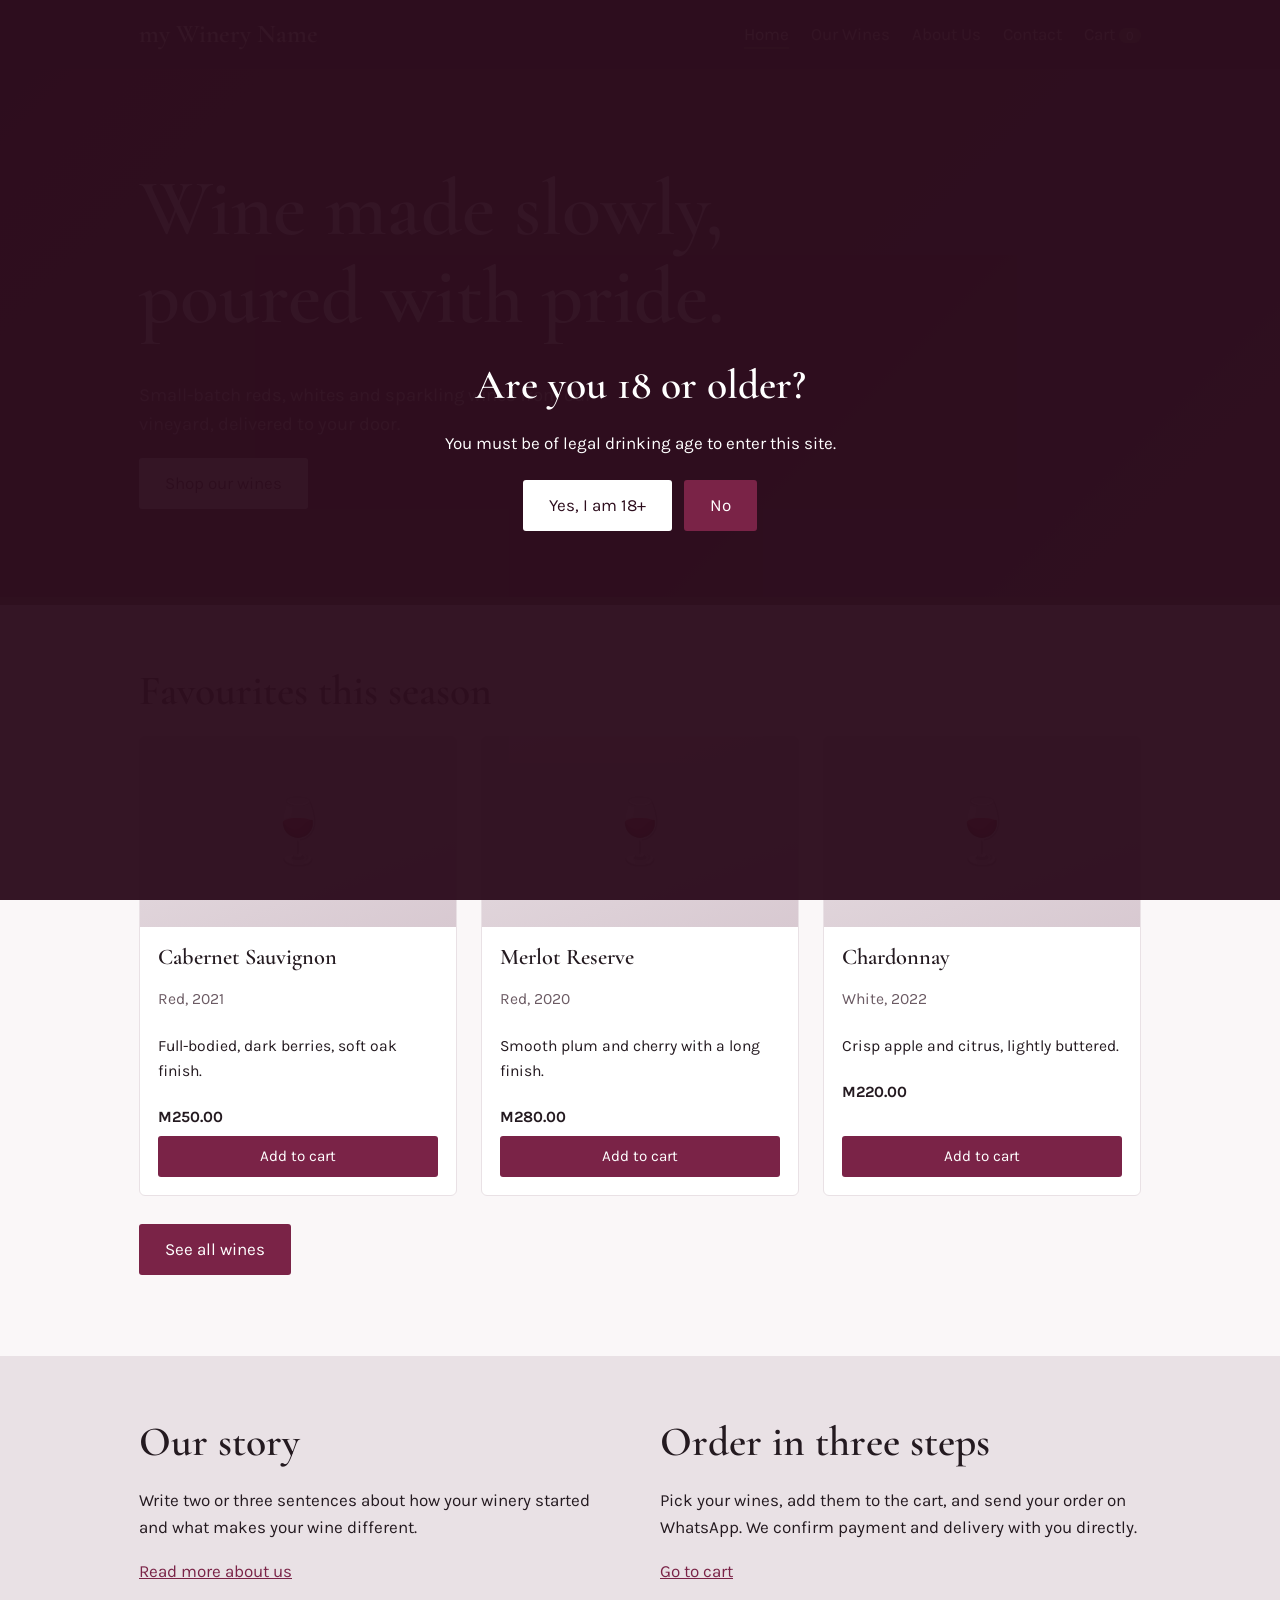
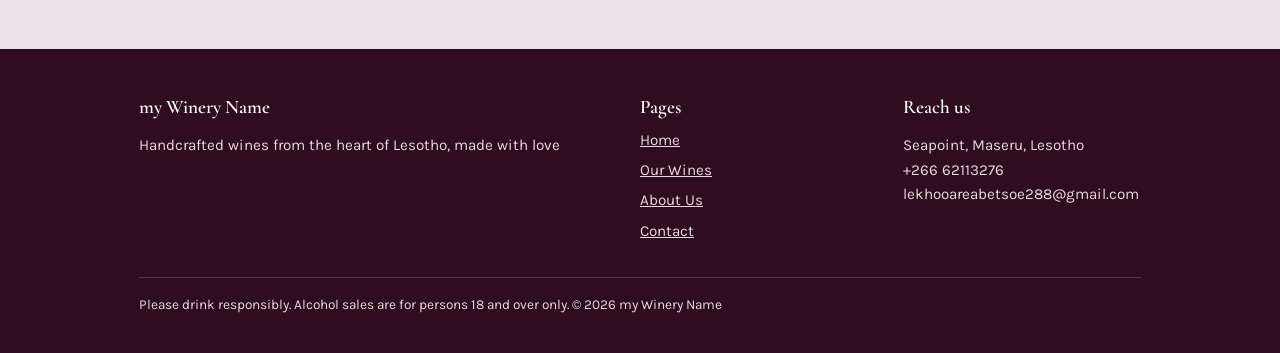
<file: index.html>
<!DOCTYPE html><html lang="en"><head><meta charset="UTF-8"><meta name="viewport" content="width=device-width, initial-scale=1.0">
<title>Home | Your Winery Name</title><link rel="preconnect" href="https://fonts.googleapis.com">
<link href="https://fonts.googleapis.com/css2?family=Cormorant+Garamond:wght@600&family=Karla:wght@400;700&display=swap" rel="stylesheet">
<link rel="stylesheet" href="style.css"></head><body><div id="site-header"></div>
<div class="hero"><div class="wrap"><h1>Wine made slowly,<br>poured with pride.</h1>
<p>Small-batch reds, whites and sparkling wines from our vineyard, delivered to your door.</p>
<a class="btn light" href="shop.html">Shop our wines</a></div></div>
<section><div class="wrap"><h2>Favourites this season</h2><div class="grid" id="wine-list" data-limit="3"></div>
<p style="margin-top:28px"><a class="btn" href="shop.html">See all wines</a></p></div></section>
<section class="band"><div class="wrap split"><div><h2>Our story</h2>
<p>Write two or three sentences about how your winery started and what makes your wine different.</p>
<a href="about.html">Read more about us</a></div>
<div><h2>Order in three steps</h2><p>Pick your wines, add them to the cart, and send your order on WhatsApp. We confirm payment and delivery with you directly.</p>
<a href="cart.html">Go to cart</a></div></div></section>
<div id="site-footer"></div><script src="script.js"></script></body></html>
</file>
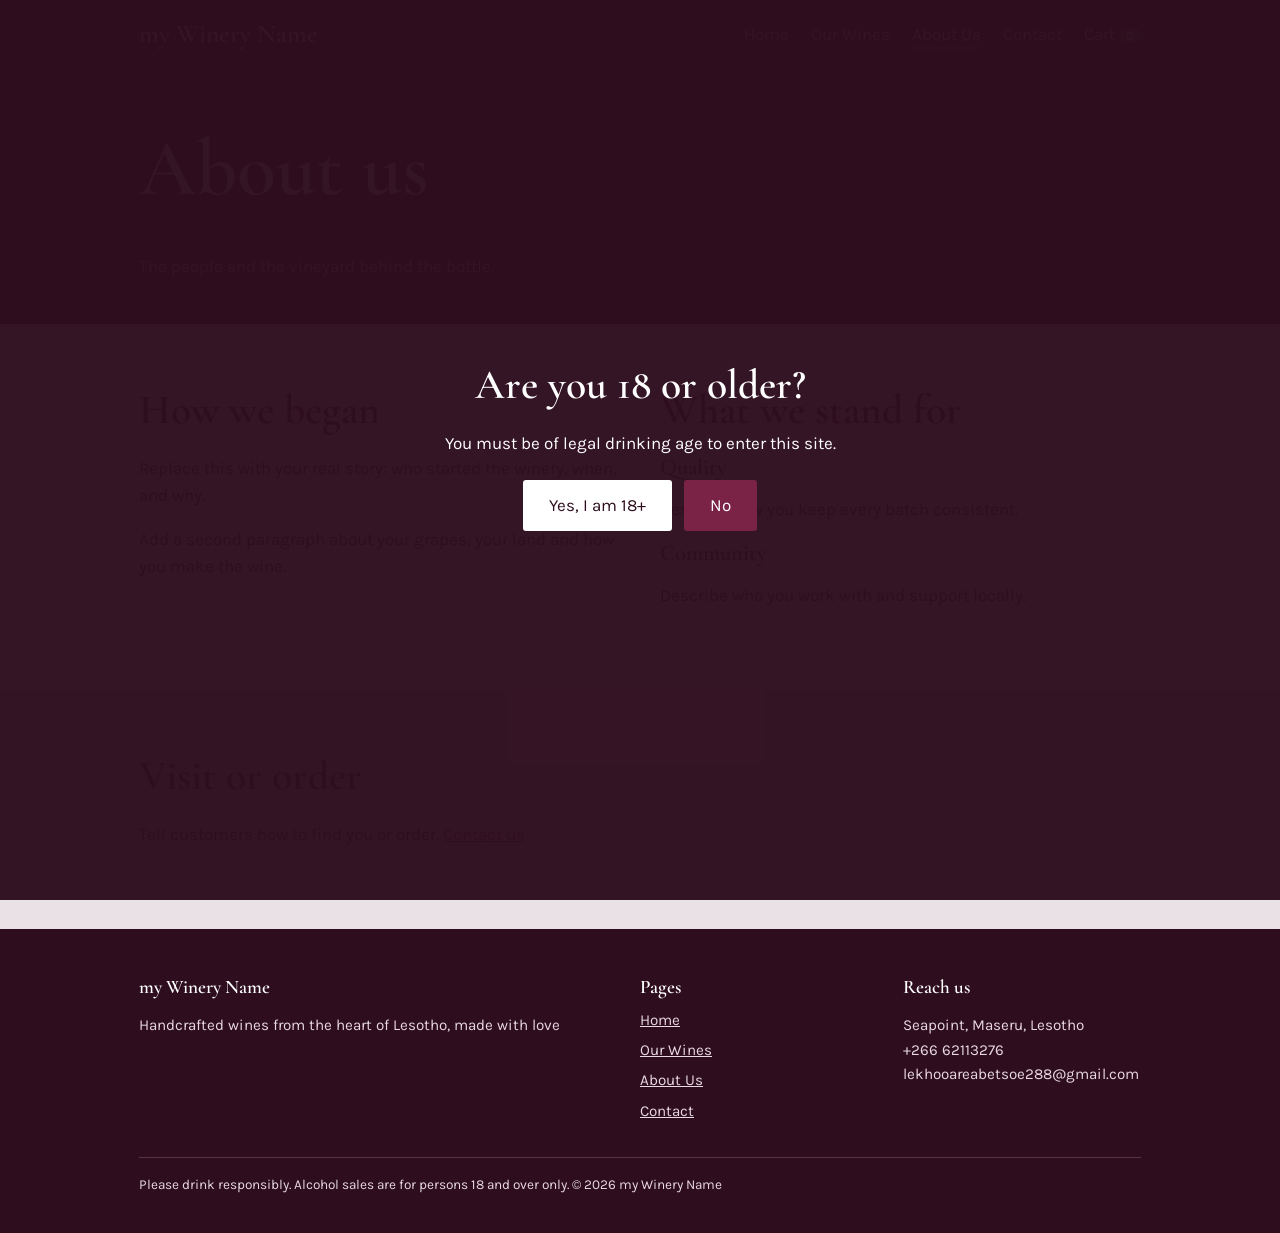
<file: about.html>
<!DOCTYPE html><html lang="en"><head><meta charset="UTF-8"><meta name="viewport" content="width=device-width, initial-scale=1.0">
<title>About Us | Your Winery Name</title><link rel="preconnect" href="https://fonts.googleapis.com">
<link href="https://fonts.googleapis.com/css2?family=Cormorant+Garamond:wght@600&family=Karla:wght@400;700&display=swap" rel="stylesheet">
<link rel="stylesheet" href="style.css"></head><body><div id="site-header"></div>
<div class="page-title"><div class="wrap"><h1>About us</h1><p>The people and the vineyard behind the bottle.</p></div></div>
<section><div class="wrap split"><div><h2>How we began</h2><p>Replace this with your real story: who started the winery, when, and why.</p>
<p>Add a second paragraph about your grapes, your land and how you make the wine.</p></div>
<div><h2>What we stand for</h2><h3>Quality</h3><p>Describe how you keep every batch consistent.</p>
<h3>Community</h3><p>Describe who you work with and support locally.</p></div></div></section>
<section class="band"><div class="wrap"><h2>Visit or order</h2><p>Tell customers how to find you or order. <a href="contact.html">Contact us</a></p></div></section>
<div id="site-footer"></div><script src="script.js"></script></body></html>
</file>
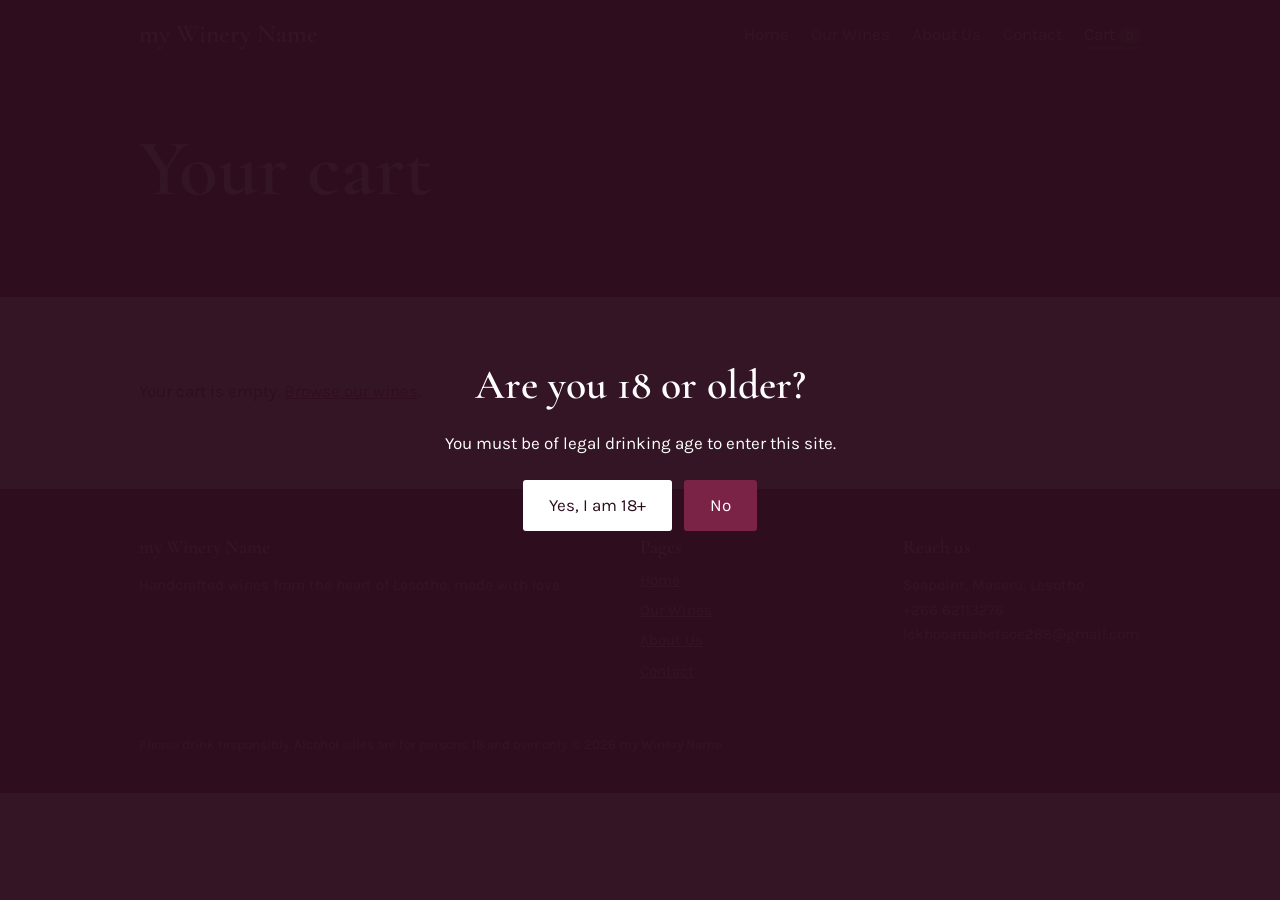
<file: cart.html>
<!DOCTYPE html><html lang="en"><head><meta charset="UTF-8"><meta name="viewport" content="width=device-width, initial-scale=1.0">
<title>Cart | Your Winery Name</title><link rel="preconnect" href="https://fonts.googleapis.com">
<link href="https://fonts.googleapis.com/css2?family=Cormorant+Garamond:wght@600&family=Karla:wght@400;700&display=swap" rel="stylesheet">
<link rel="stylesheet" href="style.css"></head><body><div id="site-header"></div>
<div class="page-title"><div class="wrap"><h1>Your cart</h1></div></div>
<section><div class="wrap"><div id="cart-items"></div><p class="total" id="cart-total"></p>
<form id="checkout"><h2>Your details</h2><label for="c-name">Full name</label><input id="c-name" required>
<label for="c-phone">Phone number</label><input id="c-phone" type="tel" required>
<label for="c-addr">Delivery address</label><textarea id="c-addr" rows="3" required></textarea>
<p class="note">You must be 18 or older. Clicking the button opens WhatsApp with your order ready to send. We reply to confirm payment and delivery.</p>
<button class="btn" type="submit">Send order on WhatsApp</button></form></div></section>
<div id="site-footer"></div><script src="script.js"></script></body></html>
</file>
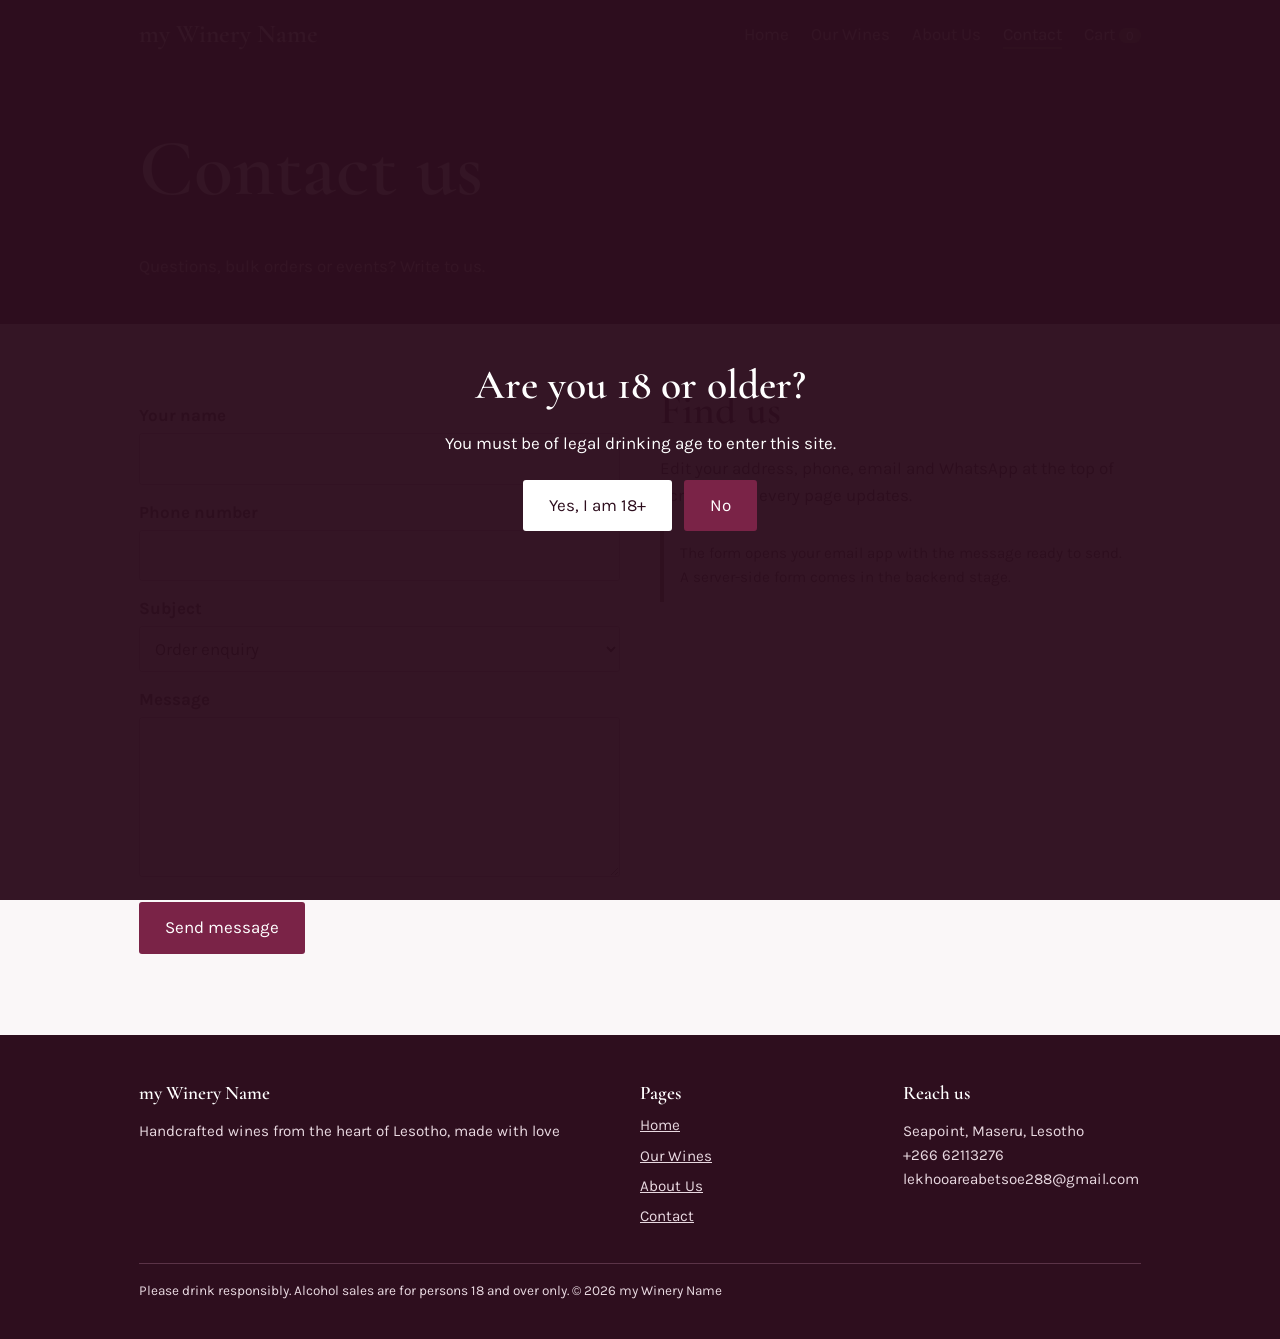
<file: contact.html>
<!DOCTYPE html><html lang="en"><head><meta charset="UTF-8"><meta name="viewport" content="width=device-width, initial-scale=1.0">
<title>Contact | Your Winery Name</title><link rel="preconnect" href="https://fonts.googleapis.com">
<link href="https://fonts.googleapis.com/css2?family=Cormorant+Garamond:wght@600&family=Karla:wght@400;700&display=swap" rel="stylesheet">
<link rel="stylesheet" href="style.css"></head><body><div id="site-header"></div>
<div class="page-title"><div class="wrap"><h1>Contact us</h1><p>Questions, bulk orders or events? Write to us.</p></div></div>
<section><div class="wrap split"><form id="contact-form"><label for="f-name">Your name</label><input id="f-name" required>
<label for="f-phone">Phone number</label><input id="f-phone" type="tel">
<label for="f-subject">Subject</label><select id="f-subject"><option>Order enquiry</option><option>Bulk or event order</option><option>Other</option></select>
<label for="f-msg">Message</label><textarea id="f-msg" rows="5" required></textarea><p><button class="btn" type="submit">Send message</button></p></form>
<div><h2>Find us</h2><p>Edit your address, phone, email and WhatsApp at the top of script.js and every page updates.</p>
<p class="note">The form opens your email app with the message ready to send. A server-side form comes in the backend stage.</p></div></div></section>
<div id="site-footer"></div><script src="script.js"></script></body></html>
</file>
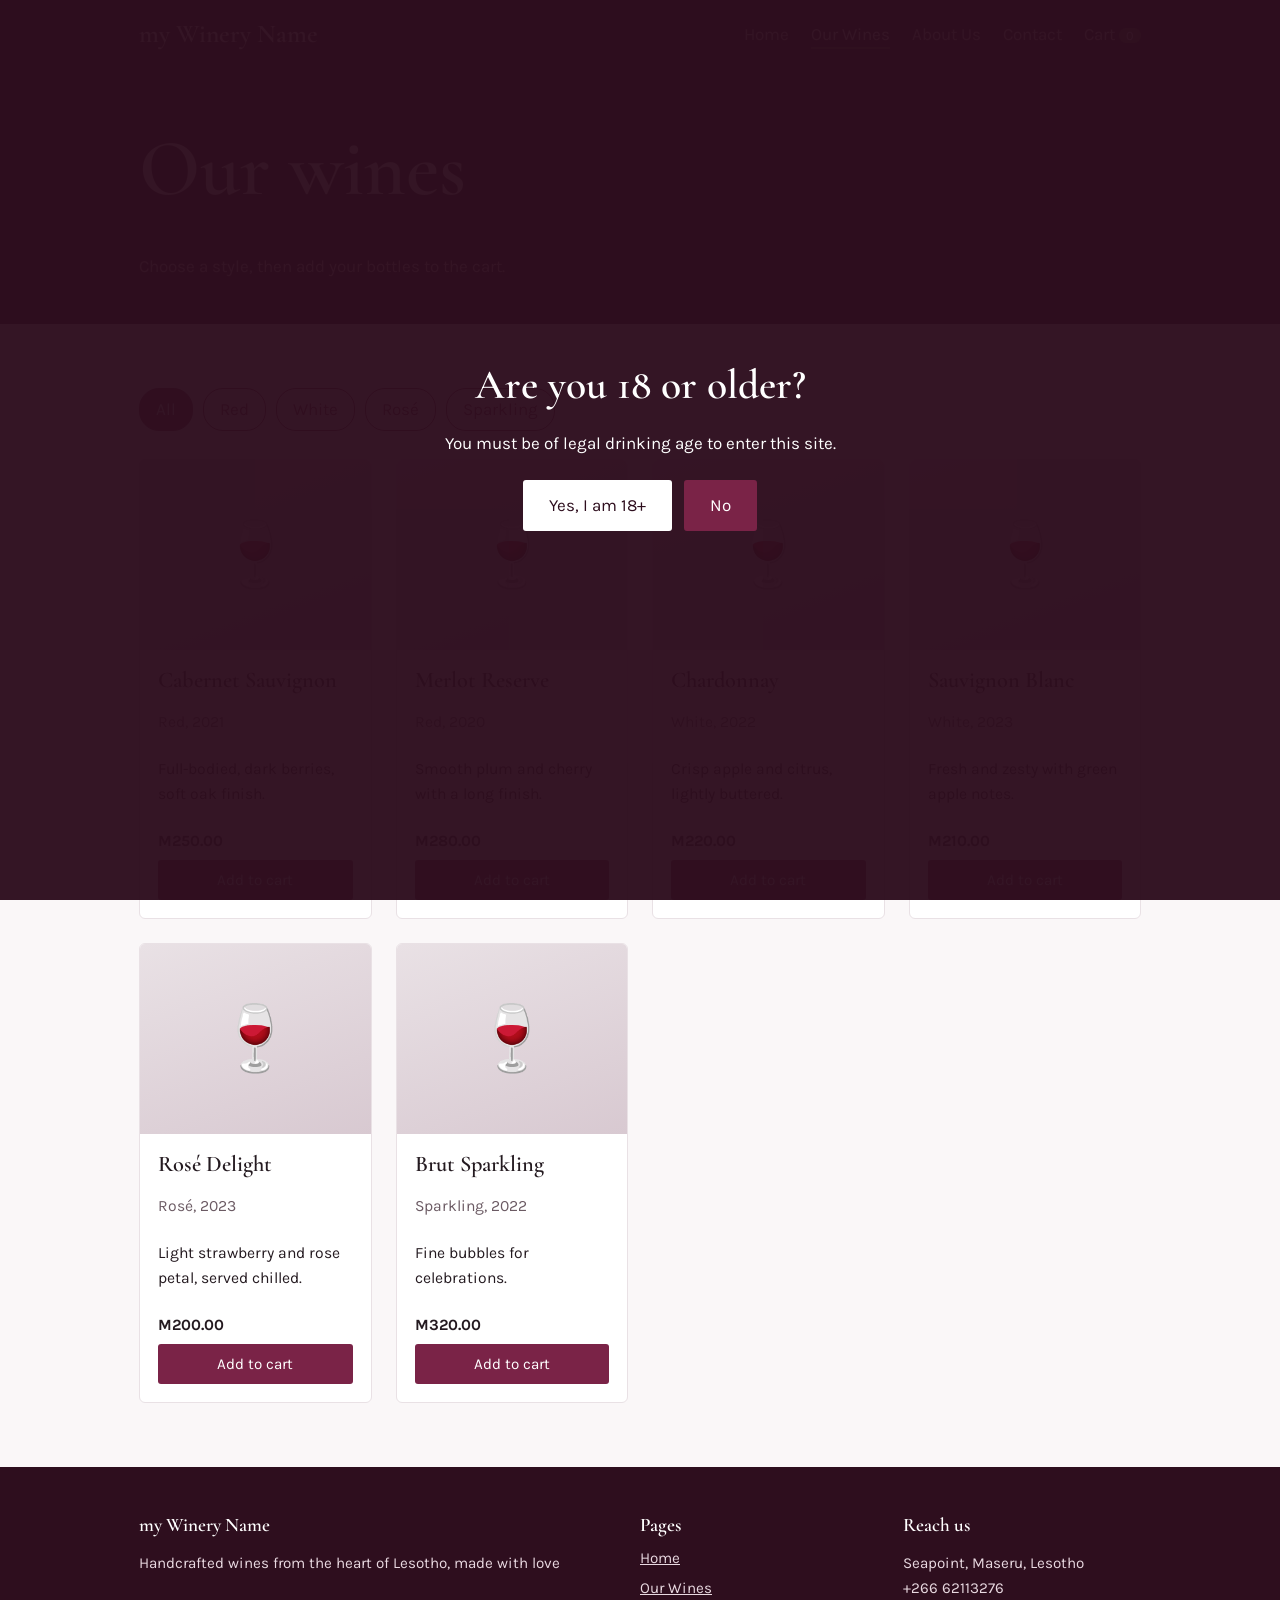
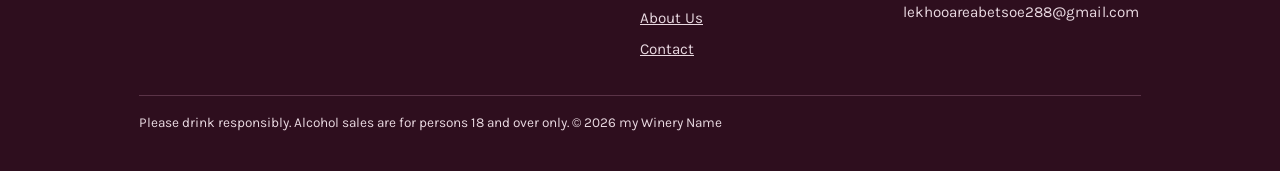
<file: shop.html>
<!DOCTYPE html><html lang="en"><head><meta charset="UTF-8"><meta name="viewport" content="width=device-width, initial-scale=1.0">
<title>Our Wines | Your Winery Name</title><link rel="preconnect" href="https://fonts.googleapis.com">
<link href="https://fonts.googleapis.com/css2?family=Cormorant+Garamond:wght@600&family=Karla:wght@400;700&display=swap" rel="stylesheet">
<link rel="stylesheet" href="style.css"></head><body><div id="site-header"></div>
<div class="page-title"><div class="wrap"><h1>Our wines</h1><p>Choose a style, then add your bottles to the cart.</p></div></div>
<section><div class="wrap"><div class="filters" id="filters"></div><div class="grid" id="wine-list"></div></div></section>
<div id="site-footer"></div><script src="script.js"></script></body></html>
</file>
<file: style.css>
:root{--plum:#2e0e1e;--grape:#7a2347;--vine:#5b6b4a;--paper:#faf7f8;--stone:#e9e1e5;--ink:#241a20}
*{box-sizing:border-box}
body{margin:0;font-family:Karla,Arial,sans-serif;color:var(--ink);background:var(--paper);line-height:1.6;font-size:17px}
h1,h2,h3{font-family:"Cormorant Garamond",Georgia,serif;line-height:1.1;margin:0 0 .5em;font-weight:600}
h1{font-size:clamp(2.6rem,7vw,5rem)}h2{font-size:clamp(1.8rem,4vw,2.6rem)}h3{font-size:1.4rem}
a{color:var(--grape)}:focus-visible{outline:3px solid var(--vine);outline-offset:2px}
.wrap{max-width:1050px;margin:auto;padding:0 24px}
section{padding:64px 0}
header{background:var(--plum);position:sticky;top:0;z-index:20}
header .wrap{display:flex;align-items:center;justify-content:space-between;padding:14px 24px}
.logo{font-family:"Cormorant Garamond",Georgia,serif;font-size:1.6rem;color:#fff;text-decoration:none;font-weight:600}
nav a{color:#e9d9e1;text-decoration:none;margin-left:22px;padding-bottom:3px}
nav a:hover,nav a.on{color:#fff;border-bottom:2px solid var(--vine)}
.badge{background:var(--vine);color:#fff;border-radius:10px;padding:0 7px;font-size:.8rem;margin-left:4px}
.hero{background:var(--plum);color:#fff;padding:96px 0 88px;border-bottom:8px solid var(--vine)}
.hero p{max-width:520px;color:#e9d9e1;font-size:1.15rem}
.page-title{background:var(--plum);color:#fff;padding:56px 0 44px}.page-title p{color:#e9d9e1;margin:0}
.btn{display:inline-block;background:var(--grape);color:#fff;border:0;padding:12px 26px;border-radius:3px;text-decoration:none;font:inherit;cursor:pointer}
.btn:hover{background:#5f1837}.btn.light{background:#fff;color:var(--plum)}
.btn.small{padding:8px 16px;font-size:.95rem}
.grid{display:grid;grid-template-columns:repeat(auto-fit,minmax(230px,1fr));gap:24px}
.card{background:#fff;border:1px solid var(--stone);display:flex;flex-direction:column}
.card .pic{height:190px;background:linear-gradient(160deg,var(--stone),#d8c9d1);display:flex;align-items:center;justify-content:center;font-size:4rem;overflow:hidden}
.card .pic img{width:100%;height:100%;object-fit:cover}
.card .body{padding:18px;display:flex;flex-direction:column;gap:6px;flex:1}
.card .body .btn{margin-top:auto}.meta{color:#6b5a63;font-size:.95rem;margin:0}.price{font-weight:700;font-size:1.15rem;margin:0}
.filters{display:flex;gap:10px;flex-wrap:wrap;margin-bottom:28px}
.filters button{border:1px solid var(--grape);background:#fff;color:var(--grape);padding:7px 16px;border-radius:20px;cursor:pointer;font:inherit}
.filters button.on{background:var(--grape);color:#fff}
.split{display:grid;grid-template-columns:1fr 1fr;gap:40px}
.band{background:var(--stone)}
form label{display:block;margin:14px 0 4px;font-weight:700}
input,textarea,select{width:100%;padding:11px;border:1px solid #b9a9b2;border-radius:3px;font:inherit;background:#fff}
.row{display:grid;grid-template-columns:1fr auto auto auto;gap:14px;align-items:center;padding:14px 0;border-bottom:1px solid var(--stone)}
.row button{border:1px solid #b9a9b2;background:#fff;width:32px;height:32px;cursor:pointer;font:inherit}
.row .rm{width:auto;padding:0 10px;color:#9b1c1c}
.total{font-size:1.4rem;font-weight:700;text-align:right;margin:20px 0}
.note{background:#fff;border-left:4px solid var(--vine);padding:12px 16px;margin:20px 0;font-size:.95rem}
footer{background:var(--plum);color:#e9d9e1;padding:48px 0 24px;font-size:.95rem}
footer .grid{grid-template-columns:2fr 1fr 1fr}footer a{color:#e9d9e1;display:block;margin-bottom:6px}
footer h3{color:#fff;font-size:1.2rem}.legal{border-top:1px solid #5a3347;margin-top:28px;padding-top:16px;font-size:.85rem}
#gate{position:fixed;inset:0;background:rgba(46,14,30,.97);color:#fff;z-index:99;display:flex;align-items:center;justify-content:center;text-align:center;padding:24px}
#gate div{max-width:420px}#gate .btn{margin:6px}
@media(max-width:760px){.split,footer .grid{grid-template-columns:1fr}header .wrap{flex-direction:column;gap:8px}nav a{margin:0 10px}.row{grid-template-columns:1fr 1fr}}
/* ===== Polish and hover effects ===== */
.card{
  transition:transform .35s ease, box-shadow .35s ease, border-color .35s ease;
  border-radius:6px;
  overflow:hidden;
}
.card:hover{
  transform:translateY(-8px);
  box-shadow:0 18px 38px rgba(46,14,30,.18);
  border-color:var(--grape);
}
.card .pic{transition:font-size .35s ease}
.card:hover .pic{font-size:4.8rem}
.card .pic img{transition:transform .5s ease}
.card:hover .pic img{transform:scale(1.08)}
.card .body h3{transition:color .25s ease}
.card:hover .body h3{color:var(--grape)}

.btn{transition:background .25s ease, transform .2s ease, box-shadow .25s ease}
.btn:hover{transform:translateY(-2px);box-shadow:0 8px 18px rgba(122,35,71,.35)}
.btn.light:hover{background:var(--stone);box-shadow:0 8px 18px rgba(0,0,0,.25)}

nav a{transition:color .2s ease, border-color .2s ease;border-bottom:2px solid transparent}
footer a{transition:color .2s ease, padding-left .2s ease}
footer a:hover{color:#fff;padding-left:6px}

.hero{background:linear-gradient(135deg,#2e0e1e 0%,#4a1630 60%,#5b6b4a 140%)}
.filters button{transition:background .2s ease,color .2s ease}
.filters button:hover{background:var(--grape);color:#fff}
.card .body p{font-size:.98rem}

@media (prefers-reduced-motion:reduce){
  .card,.card .pic,.card .pic img,.btn{transition:none}
  .card:hover{transform:none}
}
</file>
